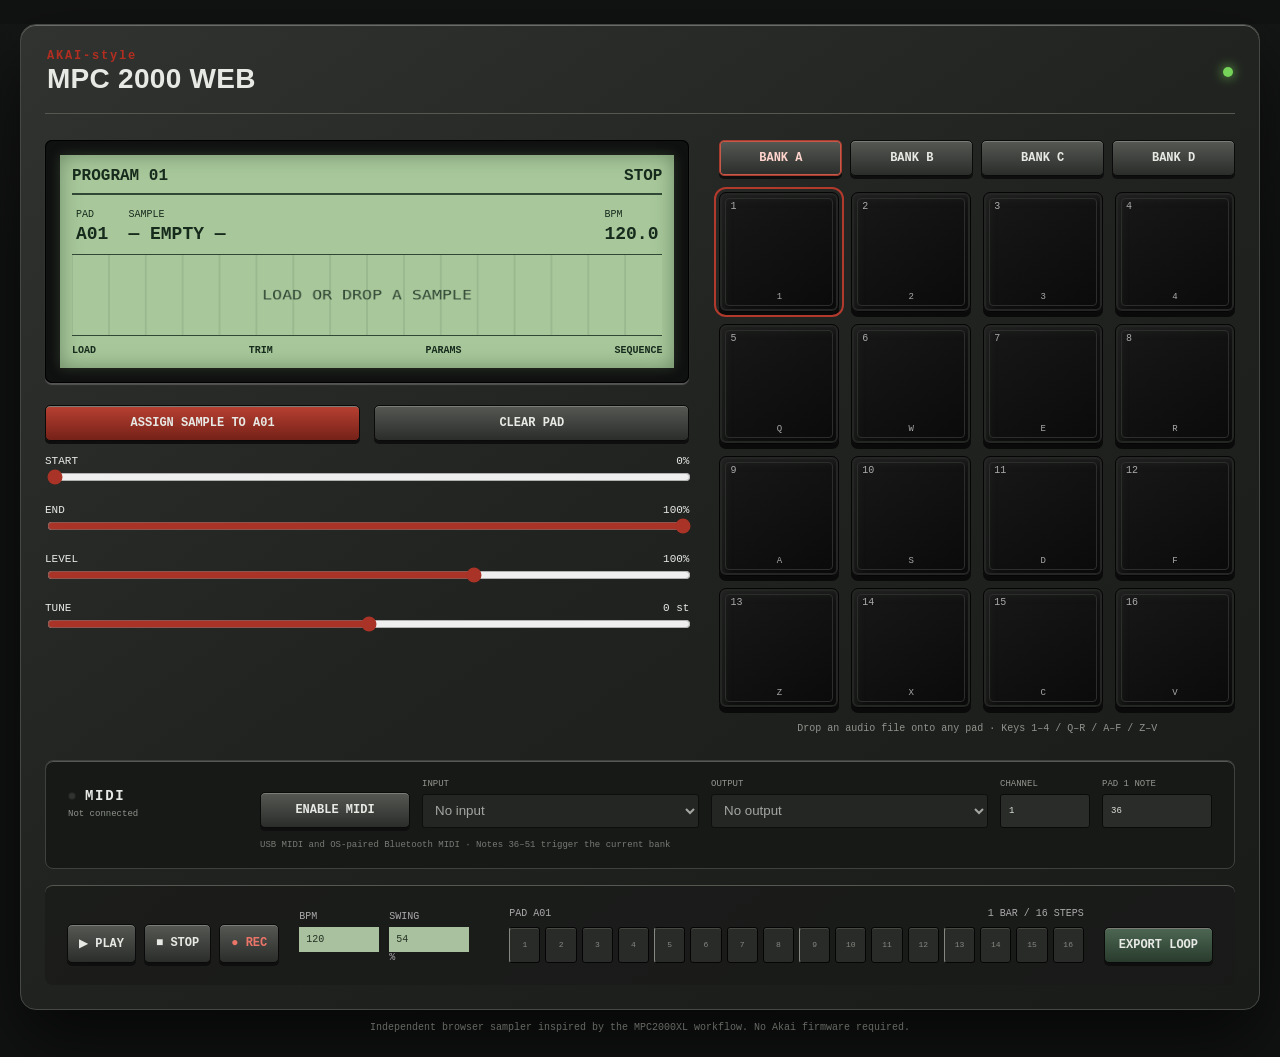
<file: mpc2000-web/index.html>
<!doctype html>
<html lang="en">
  <head>
    <meta charset="UTF-8" />
    <meta name="viewport" content="width=device-width, initial-scale=1.0" />
    <meta name="theme-color" content="#171918" />
    <title>MPC 2000 Web</title>
    <script type="module" crossorigin src="./assets/index-Dg-uDxUK.js"></script>
    <link rel="stylesheet" crossorigin href="./assets/index-CU15bxW_.css">
  </head>
  <body>
    <div id="app"></div>
  </body>
</html>
</file>
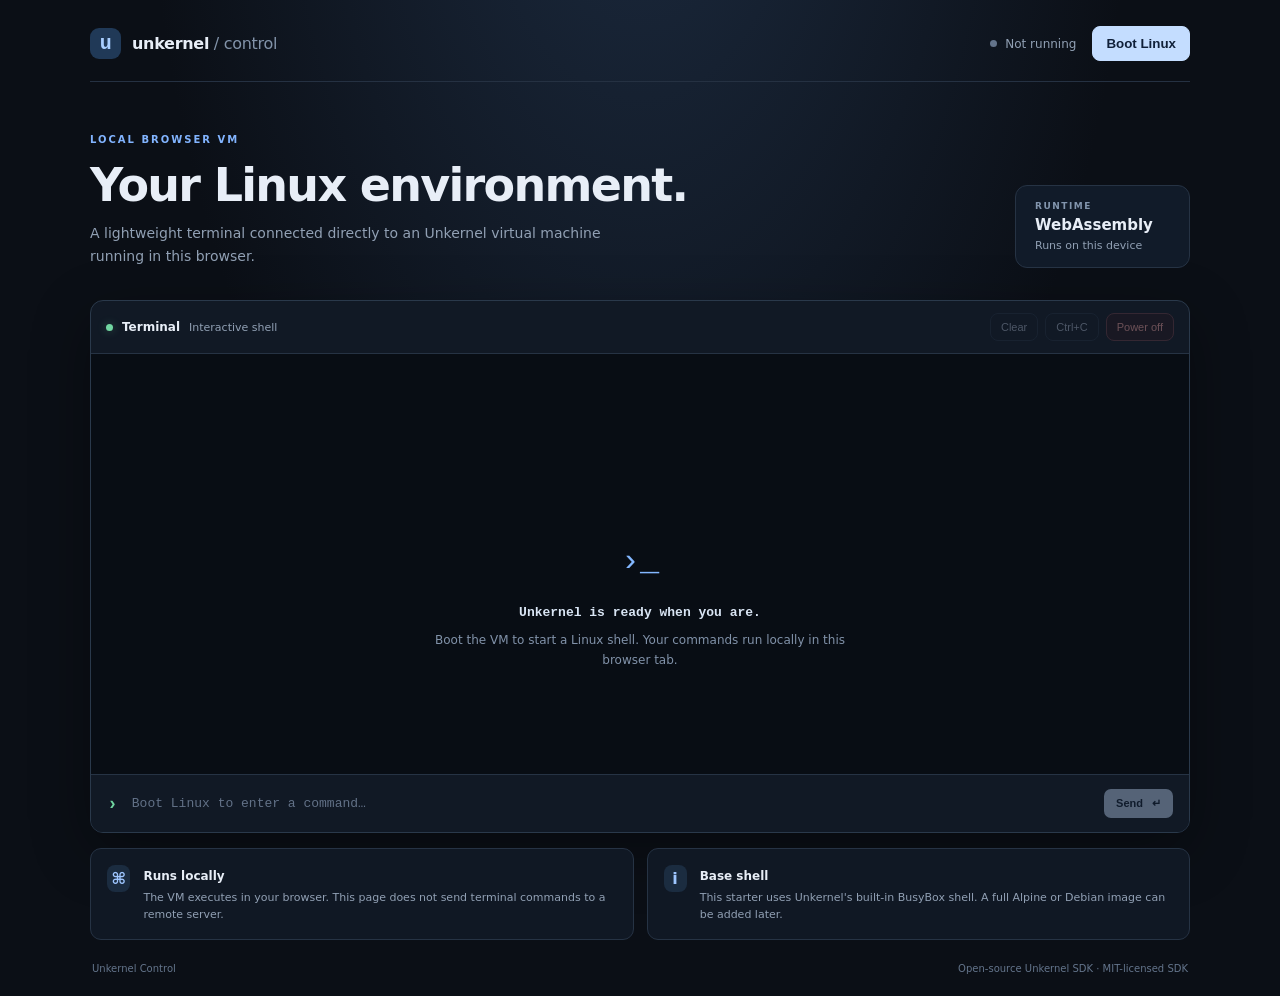
<file: unkernel-control/index.html>
<!doctype html>
<html lang="en">
<head>
  <meta charset="utf-8">
  <meta name="viewport" content="width=device-width,initial-scale=1,viewport-fit=cover">
  <meta name="theme-color" content="#10151f">
  <meta name="description" content="A browser-based control panel for an Unkernel Linux environment.">
  <title>Unkernel Control</title>
  <link rel="stylesheet" href="./style.css">
</head>
<body>
  <main class="shell">
    <header class="topbar">
      <a class="brand" href="./"><span class="brand-mark">u</span><span>unkernel<span class="muted"> / control</span></span></a>
      <div class="top-actions">
        <span id="status" class="status"><i></i><span>Not running</span></span>
        <button id="boot" class="button primary">Boot Linux</button>
      </div>
    </header>

    <section class="intro">
      <div>
        <p class="eyebrow">LOCAL BROWSER VM</p>
        <h1>Your Linux environment.</h1>
        <p class="subhead">A lightweight terminal connected directly to an Unkernel virtual machine running in this browser.</p>
      </div>
      <div class="runtime-card">
        <span class="runtime-label">RUNTIME</span>
        <strong>WebAssembly</strong>
        <span class="runtime-note">Runs on this device</span>
      </div>
    </section>

    <section class="workspace">
      <div class="panel-heading">
        <div><span class="live-dot"></span><strong>Terminal</strong><span class="panel-hint">Interactive shell</span></div>
        <div class="panel-actions">
          <button id="clear" class="button subtle" disabled>Clear</button>
          <button id="interrupt" class="button subtle" disabled>Ctrl+C</button>
          <button id="poweroff" class="button danger" disabled>Power off</button>
        </div>
      </div>
      <div id="terminal" class="terminal" role="log" aria-live="polite" aria-label="Linux terminal output">
        <div class="welcome">
          <div class="welcome-symbol">›_</div>
          <strong>Unkernel is ready when you are.</strong>
          <p>Boot the VM to start a Linux shell. Your commands run locally in this browser tab.</p>
        </div>
      </div>
      <form id="command-form" class="command-row">
        <span class="prompt">›</span>
        <input id="command" type="text" autocomplete="off" autocapitalize="off" spellcheck="false" placeholder="Boot Linux to enter a command…" disabled aria-label="Terminal command">
        <button id="send" class="send" type="submit" disabled>Send <span>↵</span></button>
      </form>
    </section>

    <section class="bottom-grid">
      <article class="info-card">
        <span class="card-icon">⌘</span>
        <div><strong>Runs locally</strong><p>The VM executes in your browser. This page does not send terminal commands to a remote server.</p></div>
      </article>
      <article class="info-card">
        <span class="card-icon">i</span>
        <div><strong>Base shell</strong><p>This starter uses Unkernel's built-in BusyBox shell. A full Alpine or Debian image can be added later.</p></div>
      </article>
    </section>
    <footer><span>Unkernel Control</span><span>Open-source Unkernel SDK · MIT-licensed SDK</span></footer>
  </main>
  <script type="module" src="./app.js"></script>
</body>
</html>
</file>
<file: mpc2000-web/assets/index-CU15bxW_.css>
:root{color:#e7e9e5;background:#111312;font-family:SFMono-Regular,Consolas,Liberation Mono,monospace;font-synthesis:none}*{box-sizing:border-box}body{margin:0;min-width:320px;min-height:100vh;background:radial-gradient(circle at 50% -10%,#30332f,#111312 55%)}button,input{font:inherit}button{color:inherit}.machine{width:min(1240px,calc(100% - 28px));margin:24px auto 12px;padding:24px;border:1px solid #454844;border-radius:16px;background:linear-gradient(145deg,#30332f,#212320 48%,#191b19);box-shadow:0 30px 70px #000a,inset 0 1px #696c66}.topbar{display:flex;justify-content:space-between;align-items:center;border-bottom:1px solid #555851;padding:0 2px 18px}.brand span{display:block;color:#b12e21;font-weight:600;font-size:12px;letter-spacing:.15em}.brand strong{font:900 28px Impact,Arial Black,sans-serif;letter-spacing:.01em}.status-dot{width:10px;height:10px;border-radius:50%;background:#74d358;box-shadow:0 0 12px #74d358}.work-area{display:grid;grid-template-columns:1.25fr 1fr;gap:30px;padding:26px 0}.display-shell{border-radius:7px;padding:15px;background:#0f1010;box-shadow:inset 0 0 0 1px #000,0 2px 1px #555}.display{color:#172b1d;background:#a8c89b;padding:12px;box-shadow:inset 0 0 20px #46604299,0 0 12px #9dce8d35}.display-head,.screen-main,.soft-labels{display:flex;justify-content:space-between;align-items:flex-start}.display-head{padding-bottom:8px;border-bottom:2px solid #314735;font-weight:600}.screen-main{padding:14px 4px 10px;gap:20px}.screen-main div{display:grid;gap:4px}.screen-main small{font-size:10px}.screen-main b{font-size:18px}.sample-name{flex:1}#waveform{width:100%;height:82px;display:block;border-block:1px solid #314735}.soft-labels{font-size:10px;font-weight:600;padding-top:9px}.editor{display:grid;grid-template-columns:repeat(2,1fr);gap:14px;padding-top:22px}.editor button,.load-button,.bank,.transport-button,.export-button,.midi-button{border:1px solid #090a09;border-radius:5px;background:linear-gradient(#555853,#2b2d2a);box-shadow:inset 0 1px #7b7e77,0 3px #0d0e0d;padding:10px 14px;cursor:pointer;text-align:center;font-size:12px;font-weight:600}.editor button:active,.load-button:active,.bank:active,.transport-button:active,.export-button:active,.midi-button:active{transform:translateY(2px);box-shadow:inset 0 1px #777,0 1px #0d0e0d}.load-button{background:linear-gradient(#b84032,#752118)}.parameter{grid-column:span 2}.parameter label{display:flex;justify-content:space-between;font-size:11px}.parameter input{width:100%;accent-color:#a83326}.right-panel{min-width:0}.bank-row{display:grid;grid-template-columns:repeat(4,1fr);gap:8px;margin-bottom:16px}.bank.active{color:#ffd4cd;border-color:#a83b2d;box-shadow:inset 0 0 0 1px #c5594a,0 3px #0d0e0d}.pads{display:grid;grid-template-columns:repeat(4,1fr);gap:12px}.pad{position:relative;aspect-ratio:1;min-width:0;border:1px solid #050505;border-radius:7px;color:#aaa;background:linear-gradient(145deg,#171817,#090a09);box-shadow:inset 0 0 0 2px #242624,inset 4px 5px 10px #34363466,0 5px #090a09;cursor:pointer;transition:transform 45ms,background .08s,box-shadow .08s;overflow:hidden}.pad:after{content:"";position:absolute;top:5px;right:5px;bottom:5px;left:5px;border:1px solid #2c2e2b;border-radius:4px}.pad.selected{outline:2px solid #b23a2d;outline-offset:3px}.pad.loaded .pad-name{color:#e8d4ad}.pad.hit,.pad:active{transform:translateY(4px) scale(.99);background:#70271f;box-shadow:inset 0 0 14px #df6953,0 1px #090a09}.pad.drag{background:#5d4f25}.pad-number{position:absolute;top:8px;left:10px;font-size:10px;z-index:1}.pad-name{position:absolute;left:8px;right:8px;bottom:9px;white-space:nowrap;overflow:hidden;text-overflow:ellipsis;font-size:9px;z-index:1}.drop-hint{padding-top:15px;text-align:center;color:#90938d;font-size:10px}.midi-panel{display:grid;grid-template-columns:180px 150px minmax(150px,1fr) minmax(150px,1fr) 90px 110px;align-items:end;gap:12px;padding:18px 22px;margin-bottom:16px;border:1px solid #3e413d;border-radius:8px;background:#171917;box-shadow:inset 0 1px #565953}.midi-heading{align-self:center;min-width:0}.midi-heading div{display:flex;align-items:center;gap:9px}.midi-heading strong{font-size:14px;letter-spacing:.12em}.midi-heading>span{display:block;overflow:hidden;margin-top:5px;color:#8e928b;font-size:9px;text-overflow:ellipsis;white-space:nowrap}.midi-led{width:8px;height:8px;border-radius:50%;background:#313431;box-shadow:inset 0 0 2px #000}.midi-led.active{background:#72d356;box-shadow:0 0 10px #72d356}.midi-button.active{color:#c9ffc0;background:linear-gradient(#49634e,#293b2d)}.midi-panel label{color:#93968f;font-size:9px}.midi-panel select,.midi-panel input{display:block;width:100%;height:34px;margin-top:5px;border:1px solid #090a09;border-radius:3px;color:#dfe3dc;background:#292c29;padding:6px 8px}.midi-panel p{grid-column:2 / -1;margin:0;color:#777b74;font-size:9px}.sequencer-panel{display:grid;grid-template-columns:auto 190px 1fr auto;align-items:end;gap:20px;padding:22px;border-top:1px solid #555851;background:#181a18aa;border-radius:8px}.transport{display:flex;gap:8px}.transport-button{padding:11px}.transport-button.active{color:#fff;background:#7c2b22}.record{color:#ec7569}.tempo-control{display:flex;gap:10px}.tempo-control label{font-size:10px;color:#aaa}.tempo-control input{display:block;width:80px;margin-top:5px;color:#223022;background:#aac19f;border:0;padding:7px}.steps-label{display:flex;justify-content:space-between;margin-bottom:8px;color:#aaa;font-size:10px}.steps{display:grid;grid-template-columns:repeat(16,1fr);gap:5px}.step{height:36px;min-width:0;padding:0;border:1px solid #050505;border-radius:3px;color:#858782;background:#292b28;box-shadow:inset 0 1px #474943;cursor:pointer;font-size:8px}.step:nth-child(4n+1){border-left-color:#858881}.step.on{color:#fff;background:#a93629;box-shadow:inset 0 1px #df6e5e,0 0 7px #b83b2d66}.step.current{outline:2px solid #d9c55f;outline-offset:1px}.export-button{white-space:nowrap;background:linear-gradient(#4d6753,#293b2d)}footer{text-align:center;color:#656963;font-size:10px;padding:0 20px 24px}@media(max-width:1050px){.midi-panel{grid-template-columns:repeat(3,1fr)}.midi-panel p{grid-column:1 / -1}}@media(max-width:920px){.work-area{grid-template-columns:1fr}.sequencer-panel{grid-template-columns:1fr 1fr}.steps-wrap{grid-column:1 / -1;order:3}.export-button{justify-self:end}}@media(max-width:560px){.machine{width:100%;margin:0;border-radius:0;padding:14px}.brand strong{font-size:21px}.work-area{gap:20px}.midi-panel{grid-template-columns:1fr 1fr;padding:14px}.midi-heading,.midi-button,.midi-panel p{grid-column:1 / -1}.sequencer-panel{padding:14px;gap:14px}.transport,.tempo-control{grid-column:1 / -1}.steps{gap:3px;overflow-x:auto;padding-bottom:4px}.step{min-width:25px}.export-button{grid-column:1 / -1;justify-self:stretch}}
</file>
<file: unkernel-control/style.css>
:root{color-scheme:dark;--bg:#0b0f16;--panel:#111925;--panel2:#0d141e;--line:#263344;--text:#e8eef7;--muted:#91a0b4;--blue:#82b4ff;--green:#71d6a1;--red:#ff8585;font-family:Inter,ui-sans-serif,system-ui,-apple-system,BlinkMacSystemFont,"Segoe UI",sans-serif}*{box-sizing:border-box}body{margin:0;background:radial-gradient(ellipse at 50% -25%,#1c2b40 0,transparent 55%),var(--bg);color:var(--text);min-height:100vh}.shell{width:min(1100px,calc(100% - 40px));margin:0 auto;padding:26px 0 22px}.topbar{display:flex;align-items:center;justify-content:space-between;border-bottom:1px solid #253142;padding:0 0 20px}.brand{display:flex;align-items:center;gap:11px;color:var(--text);text-decoration:none;font-weight:700;letter-spacing:-.3px}.brand-mark{width:31px;height:31px;display:grid;place-items:center;border-radius:9px;background:#203957;color:#a8ceff;font:700 20px ui-monospace,monospace}.muted{color:#8293a9;font-weight:500}.top-actions{display:flex;align-items:center;gap:16px}.status{display:flex;align-items:center;gap:8px;color:var(--muted);font-size:12px}.status i,.live-dot{width:7px;height:7px;border-radius:50%;background:#64748b;display:inline-block}.status.running i,.live-dot{background:var(--green);box-shadow:0 0 10px #71d6a155}.button{border:1px solid var(--line);border-radius:8px;padding:9px 13px;background:#172231;color:var(--text);font:600 12px inherit;cursor:pointer}.button:disabled,.send:disabled{opacity:.38;cursor:not-allowed}.button.primary{background:#c4ddff;color:#102039;border-color:#c4ddff;font-weight:700}.button.danger{color:#ffaaaa;border-color:#70404a;background:#291a22}.button.subtle{background:transparent;color:#aebbd0}.intro{display:flex;align-items:flex-end;justify-content:space-between;padding:52px 0 32px;gap:25px}.eyebrow{font-size:10px;letter-spacing:2px;color:var(--blue);font-weight:800;margin:0 0 13px}.intro h1{font-size:clamp(30px,5vw,46px);letter-spacing:-1.7px;margin:0 0 10px}.subhead{color:var(--muted);max-width:560px;line-height:1.65;margin:0;font-size:14px}.runtime-card{border:1px solid var(--line);background:#111b29;border-radius:12px;padding:15px 19px;min-width:175px;display:flex;flex-direction:column;gap:5px}.runtime-label{font-size:9px;letter-spacing:1.5px;color:#8295ad;font-weight:800}.runtime-card strong{font-size:15px}.runtime-note{font-size:11px;color:var(--muted)}.workspace{border:1px solid #2a394b;border-radius:13px;overflow:hidden;background:var(--panel);box-shadow:0 18px 60px #0005}.panel-heading{height:53px;display:flex;align-items:center;justify-content:space-between;padding:0 15px;border-bottom:1px solid var(--line);gap:10px}.panel-heading>div:first-child{display:flex;align-items:center;gap:9px;font-size:12px}.panel-hint{color:var(--muted);font-size:11px}.panel-actions{display:flex;gap:7px}.panel-actions .button{padding:7px 10px;font-size:11px}.terminal{height:420px;overflow:auto;background:#080d14;padding:22px 22px;color:#d8e4f2;font:13px/1.65 ui-monospace,SFMono-Regular,Consolas,monospace;white-space:pre-wrap;overflow-wrap:anywhere}.welcome{height:100%;min-height:230px;display:flex;flex-direction:column;align-items:center;justify-content:center;text-align:center;color:#d9e5f4}.welcome-symbol{font-size:32px;color:#83b7ff;margin-bottom:13px}.welcome p{max-width:410px;color:#8192a9;font:12px/1.6 Inter,system-ui,sans-serif;margin:8px 0}.terminal-line{min-height:1.65em}.terminal-line.error{color:#ff9d9d}.terminal-line.system{color:#8da7c7}.command-row{height:58px;display:flex;align-items:center;gap:12px;padding:0 16px;border-top:1px solid var(--line);background:#111925}.prompt{color:var(--green);font:700 18px ui-monospace,monospace}.command-row input{flex:1;min-width:0;background:transparent;border:0;outline:0;color:#edf4ff;font:13px ui-monospace,monospace}.command-row input::placeholder{color:#627187}.send{border:0;border-radius:7px;background:#c4ddff;color:#102039;padding:8px 12px;font-weight:700;font-size:11px;cursor:pointer}.send span{margin-left:6px}.bottom-grid{display:grid;grid-template-columns:1fr 1fr;gap:13px;margin-top:15px}.info-card{display:flex;gap:13px;align-items:flex-start;padding:16px;border:1px solid var(--line);background:#101824;border-radius:11px}.card-icon{width:27px;height:27px;display:grid;place-items:center;border-radius:8px;background:#1b2c40;color:#9ec6ff;font-weight:700}.info-card strong{font-size:12px}.info-card p{font-size:11px;line-height:1.55;color:var(--muted);margin:5px 0 0}footer{display:flex;justify-content:space-between;color:#64758c;font-size:10px;padding:23px 2px 0}@media(max-width:680px){.shell{width:calc(100% - 24px);padding-top:16px}.topbar{align-items:flex-start}.top-actions{gap:9px;flex-direction:column-reverse;align-items:flex-end}.intro{padding:38px 0 23px;align-items:flex-start;flex-direction:column}.runtime-card{width:100%;min-width:0}.panel-heading{height:auto;min-height:54px;padding:11px;align-items:flex-start;flex-direction:column}.panel-actions{width:100%;flex-wrap:wrap}.terminal{height:48vh;min-height:290px;padding:15px;font-size:12px}.bottom-grid{grid-template-columns:1fr}.command-row{padding:0 11px}footer{gap:12px;flex-direction:column}}
</file>
